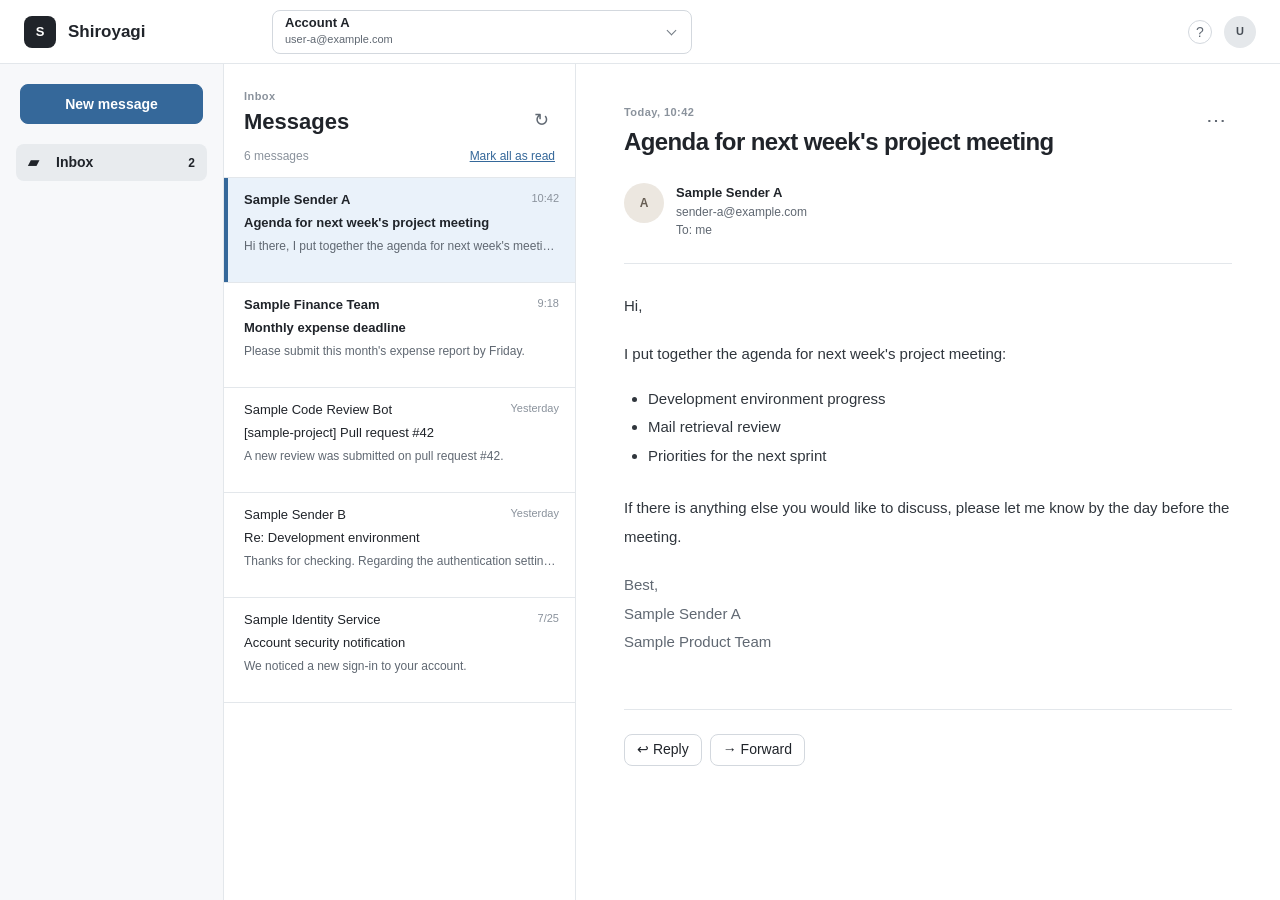
<file: docs/mockup/mail.html>
<!doctype html>
<!-- All names, email addresses, organizations, and message contents in this mockup are fictional. -->
<html lang="en">
<head>
  <meta charset="utf-8">
  <meta name="viewport" content="width=device-width, initial-scale=1">
  <title>Shiroyagi Mail UI Mockup</title>
  <style>
    :root{--page:#f7f8fa;--surface:#fff;--subtle:#f3f5f7;--text:#20242a;--soft:#606872;--faint:#8a929c;--line:#e3e7eb;--line2:#d3d8de;--accent:#35689a;--selected:#eaf2fa;--space-1:4px;--space-2:8px;--space-3:12px;--space-4:16px;--space-5:20px;--space-6:24px;--space-8:32px;--space-10:40px;--space-12:48px;--space-14:56px;--radius-sm:4px;--radius-md:8px}
    *{box-sizing:border-box}html,body{margin:0;min-width:320px;height:100%}body{background:var(--page);color:var(--text);font:14px/1.5 -apple-system,BlinkMacSystemFont,"Segoe UI","Noto Sans JP","Yu Gothic UI",sans-serif}
    button{font:inherit}button,a,summary{outline-offset:2px}button:focus-visible,a:focus-visible,summary:focus-visible{outline:3px solid #86b7e5}
    .topbar{height:64px;background:#fff;border-bottom:1px solid var(--line);display:grid;grid-template-columns:224px minmax(280px,420px) 1fr;gap:var(--space-6);align-items:center;padding:0 var(--space-6)}
    .brand{display:flex;align-items:center;gap:var(--space-3);font-size:17px;font-weight:650}.mark{width:32px;height:32px;border-radius:var(--radius-md);background:#20242a;color:#fff;display:grid;place-items:center;font-size:13px}
    .account{display:flex;justify-content:flex-end;align-items:center;gap:var(--space-3)}.help{width:24px;height:24px;border:1px solid var(--line2);border-radius:50%;background:#fff;color:var(--soft)}.user-menu{position:relative}.user-menu summary{list-style:none;cursor:pointer}.user-menu summary::-webkit-details-marker{display:none}.avatar{width:32px;height:32px;border-radius:50%;background:#e5e8eb;color:#464c54;display:grid;place-items:center;font-size:11px;font-weight:700}.user-menu[open] .avatar{box-shadow:0 0 0 2px var(--accent)}.user-menu-list{position:absolute;z-index:20;right:0;top:40px;width:168px;border:1px solid var(--line2);border-radius:var(--radius-md);background:#fff;box-shadow:0 8px 16px rgba(32,36,42,.14);padding:var(--space-1)}.user-menu-list a{display:block;border-radius:var(--radius-sm);color:var(--text);padding:var(--space-2) var(--space-3);text-decoration:none}.user-menu-list a:hover{background:var(--subtle)}
    .layout{display:grid;grid-template-columns:224px 352px minmax(480px,1fr);height:calc(100vh - 64px);min-height:560px}
    .folders{border-right:1px solid var(--line);padding:var(--space-5) var(--space-4) var(--space-4);display:flex;flex-direction:column}.account-switch{position:relative}.account-picker{position:relative}.account-picker summary{list-style:none;min-height:44px;border:1px solid var(--line2);border-radius:var(--radius-md);background:#fff;cursor:pointer;padding:var(--space-1) var(--space-8) var(--space-1) var(--space-3);position:relative}.account-picker summary::-webkit-details-marker{display:none}.account-picker summary:after{content:"";position:absolute;right:16px;top:16px;width:6px;height:6px;border-right:1.5px solid #737b84;border-bottom:1.5px solid #737b84;transform:rotate(45deg)}.account-picker[open] summary{border-color:var(--accent);border-radius:var(--radius-md) var(--radius-md) 0 0}.account-picker[open] summary:after{top:20px;transform:rotate(225deg)}.account-name{display:block;font-size:13px;font-weight:650;line-height:1.3}.account-email{display:block;margin-top:1px;color:var(--soft);font-size:11px;line-height:1.3;overflow:hidden;text-overflow:ellipsis;white-space:nowrap}.account-menu{position:absolute;z-index:10;left:0;right:0;top:100%;border:1px solid var(--accent);border-top:0;border-radius:0 0 var(--radius-md) var(--radius-md);background:#fff;box-shadow:0 4px 16px rgba(32,36,42,.12);overflow:hidden}.account-option{display:block;width:100%;border:0;border-top:1px solid var(--line);background:#fff;color:var(--text);cursor:pointer;padding:var(--space-2) var(--space-3);text-align:left}.account-option:hover{background:var(--subtle)}.account-option.current{background:var(--selected)}.compose{height:40px;margin:0 var(--space-1) var(--space-5);border:1px solid var(--accent);border-radius:var(--radius-md);background:var(--accent);color:#fff;font-weight:650}.folder{display:grid;grid-template-columns:20px 1fr auto;gap:var(--space-2);align-items:center;background:#e8ebee;border-radius:var(--radius-md);padding:var(--space-2) var(--space-3);font-weight:620}.folder b{font-size:12px}
    .list{background:#fff;border-right:1px solid var(--line);overflow:auto}.list-head{display:flex;align-items:end;justify-content:space-between;padding:var(--space-6) var(--space-5) var(--space-3)}.eyebrow{margin:0 0 var(--space-1);color:var(--faint);font-size:11px;font-weight:650;letter-spacing:.04em}.list-head h1{font-size:22px;line-height:1.2;margin:0}.refresh{border:0;background:transparent;color:var(--soft);font-size:18px}.toolbar{display:flex;justify-content:space-between;color:var(--faint);font-size:12px;padding:0 var(--space-5) var(--space-3);border-bottom:1px solid var(--line)}.toolbar a{color:var(--accent)}
    .messages{list-style:none;margin:0;padding:0}.messages li{border-bottom:1px solid var(--line)}.mail{display:block;min-height:104px;padding:var(--space-3) var(--space-4) var(--space-3) var(--space-5);color:inherit;text-decoration:none;position:relative}.mail.selected{background:var(--selected)}.mail.selected:before{content:"";position:absolute;left:0;top:0;width:4px;height:100%;background:var(--accent)}.meta{display:flex;justify-content:space-between;gap:var(--space-3)}.sender{font-size:13px}.meta time{font-size:11px;color:var(--faint)}.subject{margin:var(--space-1) 0;font-size:13px;white-space:nowrap;overflow:hidden;text-overflow:ellipsis}.unread .sender,.unread .subject{font-weight:700}.preview{margin:0;color:var(--soft);font-size:12px;white-space:nowrap;overflow:hidden;text-overflow:ellipsis}
    .detail{background:#fff;overflow:auto}.reply button{height:32px;border:1px solid var(--line2);border-radius:var(--radius-md);background:#fff;color:var(--text);padding:0 var(--space-3)}.content{max-width:800px;margin:0 auto;padding:var(--space-10) var(--space-12) var(--space-14)}.message-head{position:relative;border-bottom:1px solid var(--line);padding:0 var(--space-10) var(--space-6) 0}.message-head h2{font-size:24px;line-height:1.45;letter-spacing:-.025em;margin:var(--space-1) 0 var(--space-6)}.more{position:absolute;top:0;right:0;width:32px;height:32px;border:0;border-radius:var(--radius-md);background:transparent;color:var(--soft);cursor:pointer;font-size:20px;line-height:1}.more:hover{background:var(--subtle)}.from{display:flex;gap:var(--space-3)}.from-avatar{flex:0 0 40px;height:40px;border-radius:50%;background:#ece7e0;color:#675e54;display:grid;place-items:center;font-size:12px;font-weight:700}.from strong{display:block;font-size:13px}.from p{margin:0;color:var(--soft);font-size:12px}.body{font-size:15px;line-height:1.9;padding:28px 0 var(--space-8);color:#30363d}.body p{margin:0 0 var(--space-5)}.body ul{margin:-4px 0 var(--space-6);padding-left:var(--space-6)}.signature{color:var(--soft)}.reply{border-top:1px solid var(--line);padding-top:var(--space-6);display:flex;gap:var(--space-2)}
    @media(max-width:900px){.topbar{grid-template-columns:auto minmax(168px,1fr) auto;gap:var(--space-3);padding:0 var(--space-4)}.brand span:last-child,.help{display:none}.account-picker summary{padding-left:var(--space-2)}.account-name{font-size:12px}.account{grid-column:3}.layout{display:block;height:auto}.folders,.list{display:none}.detail{min-height:calc(100vh - 64px)}.content{padding:28px var(--space-5) var(--space-10)}.message-head h2{font-size:21px}}
  </style>
</head>
<body>
  <header class="topbar">
    <div class="brand"><span class="mark">S</span><span>Shiroyagi</span></div>
    <div class="account-switch">
      <details class="account-picker">
        <summary aria-label="Switch mail account">
          <span class="account-name">Account A</span>
          <span class="account-email">user-a@example.com</span>
        </summary>
        <div class="account-menu">
          <button class="account-option current">
            <span class="account-name">Account A</span>
            <span class="account-email">user-a@example.com</span>
          </button>
          <button class="account-option">
            <span class="account-name">Account B</span>
            <span class="account-email">user-b@example.net</span>
          </button>
          <button class="account-option">
            <span class="account-name">Account C</span>
            <span class="account-email">user-c@example.org</span>
          </button>
        </div>
      </details>
    </div>
    <div class="account">
      <button class="help" aria-label="Help">?</button>
      <details class="user-menu">
        <summary class="avatar" aria-label="Open user menu">U</summary>
        <nav class="user-menu-list" aria-label="User menu">
          <a href="#">Mail accounts</a>
          <a href="#">Settings</a>
        </nav>
      </details>
    </div>
  </header>
  <main class="layout">
    <aside class="folders" aria-label="Mailboxes">
      <button class="compose">New message</button>
      <div class="folder"><span>▰</span><span>Inbox</span><b>2</b></div>
    </aside>
    <section class="list" aria-labelledby="inbox">
      <header class="list-head"><div><p class="eyebrow">Inbox</p><h1 id="inbox">Messages</h1></div><button class="refresh" aria-label="Refresh">↻</button></header>
      <div class="toolbar"><span>6 messages</span><a href="#">Mark all as read</a></div>
      <ol class="messages">
        <li><a class="mail selected unread" href="#message" aria-current="true"><div class="meta"><span class="sender">Sample Sender A</span><time>10:42</time></div><p class="subject">Agenda for next week's project meeting</p><p class="preview">Hi there, I put together the agenda for next week's meeting…</p></a></li>
        <li><a class="mail unread" href="#"><div class="meta"><span class="sender">Sample Finance Team</span><time>9:18</time></div><p class="subject">Monthly expense deadline</p><p class="preview">Please submit this month's expense report by Friday.</p></a></li>
        <li><a class="mail" href="#"><div class="meta"><span class="sender">Sample Code Review Bot</span><time>Yesterday</time></div><p class="subject">[sample-project] Pull request #42</p><p class="preview">A new review was submitted on pull request #42.</p></a></li>
        <li><a class="mail" href="#"><div class="meta"><span class="sender">Sample Sender B</span><time>Yesterday</time></div><p class="subject">Re: Development environment</p><p class="preview">Thanks for checking. Regarding the authentication settings…</p></a></li>
        <li><a class="mail" href="#"><div class="meta"><span class="sender">Sample Identity Service</span><time>7/25</time></div><p class="subject">Account security notification</p><p class="preview">We noticed a new sign-in to your account.</p></a></li>
      </ol>
    </section>
    <article class="detail" id="message">
      <div class="content">
        <header class="message-head">
          <button class="more" type="button" aria-label="More actions">⋯</button>
          <p class="eyebrow">Today, 10:42</p><h2>Agenda for next week's project meeting</h2>
          <div class="from"><span class="from-avatar">A</span><div><strong>Sample Sender A</strong><p>sender-a@example.com</p><p>To: me</p></div></div>
        </header>
        <div class="body">
          <p>Hi,</p>
          <p>I put together the agenda for next week's project meeting:</p>
          <ul><li>Development environment progress</li><li>Mail retrieval review</li><li>Priorities for the next sprint</li></ul>
          <p>If there is anything else you would like to discuss, please let me know by the day before the meeting.</p>
          <p class="signature">Best,<br>Sample Sender A<br>Sample Product Team</p>
        </div>
        <div class="reply"><button>↩ Reply</button><button>→ Forward</button></div>
      </div>
    </article>
  </main>
</body>
</html>
</file>
